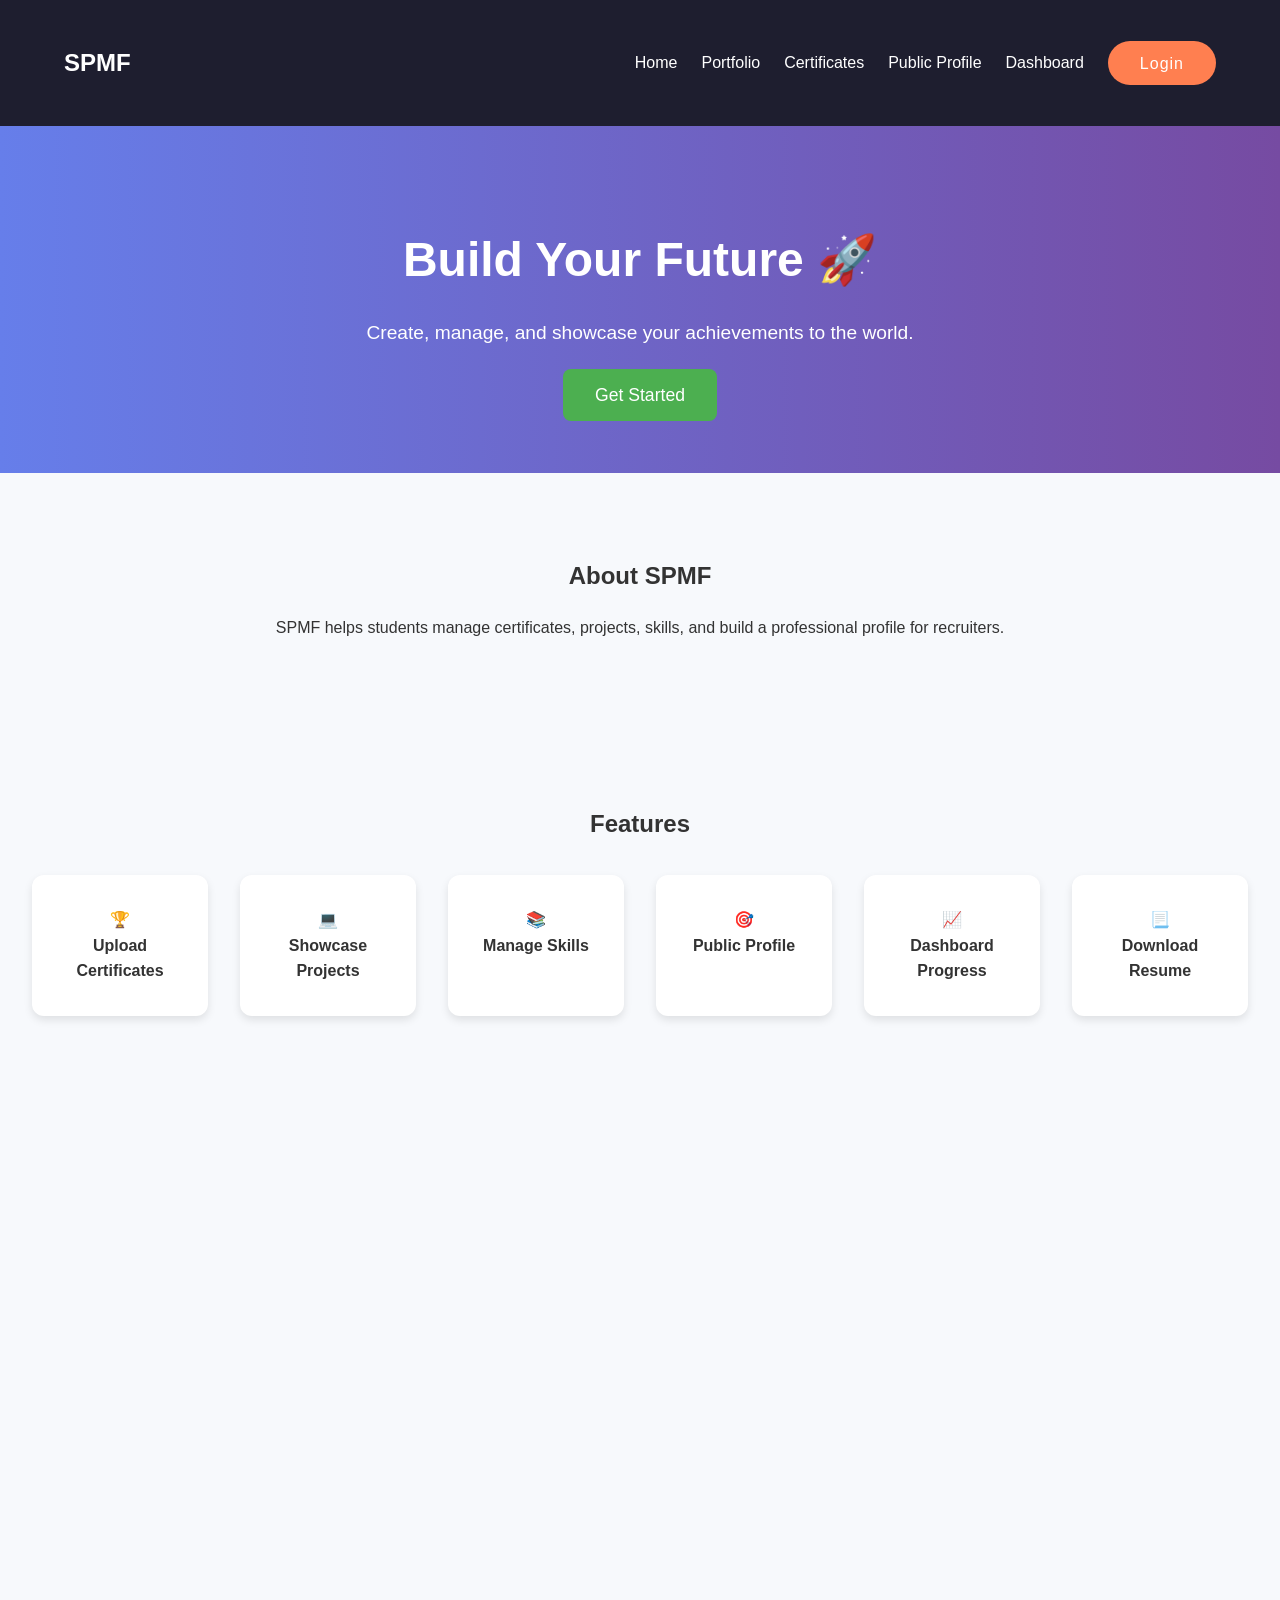
<file: index.html>
<!DOCTYPE html>
<html lang="en">
<head>
  <meta charset="UTF-8" />
  <meta name="viewport" content="width=device-width, initial-scale=1.0"/>
  <title>Home | SPMF</title>
  <link rel="stylesheet" href="styles.css" />

  <!-- AOS Library CSS for scroll animations -->
  <link href="https://unpkg.com/aos@2.3.1/dist/aos.css" rel="stylesheet">

  <style>
    body {
      font-family: 'Poppins', sans-serif;
      margin: 0;
      background: #f7f9fc;
      color: #333;
    }
    header {
      background: linear-gradient(to right, #667eea, #764ba2);
      color: white;
      text-align: center;
      padding: 4rem 2rem;
    }
    header h1 {
      font-size: 3rem;
      margin-bottom: 1rem;
    }
    header p {
      font-size: 1.2rem;
      margin-bottom: 2rem;
    }
    .btn-primary {
      background: #4caf50;
      color: white;
      padding: 1rem 2rem;
      border: none;
      border-radius: 8px;
      font-size: 1.1rem;
      text-decoration: none;
    }
    .section {
      padding: 4rem 2rem;
      text-align: center;
    }
    .features {
      display: grid;
      grid-template-columns: repeat(auto-fit, minmax(150px, 1fr));
      gap: 2rem;
      margin-top: 2rem;
    }
    .feature {
      background: white;
      padding: 2rem;
      border-radius: 12px;
      box-shadow: 0 4px 8px rgba(0,0,0,0.1);
    }
    .steps {
      display: flex;
      flex-direction: column;
      gap: 1rem;
      margin-top: 2rem;
    }
    .counters {
      display: flex;
      justify-content: center;
      gap: 3rem;
      margin-top: 2rem;
    }
    .counter-box {
      text-align: center;
      background: white;
      padding: 2rem;
      border-radius: 12px;
      box-shadow: 0 4px 8px rgba(0,0,0,0.1);
    }
    .counter {
      font-size: 2rem;
      color: #4caf50;
    }
    .testimonials {
      background: #f1f1f1;
      padding: 4rem 2rem;
      text-align: center;
    }
    .testimonial-slider {
      max-width: 600px;
      margin: auto;
      overflow: hidden;
      position: relative;
    }
    .testimonial {
      display: none;
      font-size: 1.1rem;
      color: #555;
    }
    .testimonial.active {
      display: block;
      animation: fade 1s ease-in-out;
    }
    @keyframes fade {
      from { opacity: 0; }
      to { opacity: 1; }
    }
    .cta {
      background: #4caf50;
      color: white;
      padding: 4rem 2rem;
      text-align: center;
    }
    .cta h2 {
      font-size: 2rem;
      margin-bottom: 1rem;
    }
    footer {
      background: #333;
      color: #ccc;
      text-align: center;
      padding: 2rem 1rem;
      font-size: 0.9rem;
    }
    a {
      color: inherit;
      text-decoration: none;
    }
  </style>
</head>

<body>

<!-- Navbar -->
<nav class="navbar">
  <div class="container">
    <h1>SPMF</h1>
    <ul class="nav-links">
      <li><a href="index.html">Home</a></li>
      <li><a href="portfolio.html">Portfolio</a></li>
      <li><a href="certificate.html">Certificates</a></li>
      <li><a href="public_profile.html">Public Profile</a></li>
      <li><a href="student_dashboard.html">Dashboard</a></li>
      <li><a href="login.html" class="btn">Login</a></li>
    </ul>
  </div>
</nav>

<!-- Hero Section -->
<header data-aos="fade-down">
  <h1>Build Your Future 🚀</h1>
  <p>Create, manage, and showcase your achievements to the world.</p>
  <a href="register.html" class="btn-primary">Get Started</a>
</header>

<!-- About Section -->
<section class="section" data-aos="fade-up">
  <h2>About SPMF</h2>
  <p>SPMF helps students manage certificates, projects, skills, and build a professional profile for recruiters.</p>
</section>

<!-- Features Section -->
<section class="section" data-aos="fade-right">
  <h2>Features</h2>
  <div class="features">
    <div class="feature">🏆<br><strong>Upload Certificates</strong></div>
    <div class="feature">💻<br><strong>Showcase Projects</strong></div>
    <div class="feature">📚<br><strong>Manage Skills</strong></div>
    <div class="feature">🎯<br><strong>Public Profile</strong></div>
    <div class="feature">📈<br><strong>Dashboard Progress</strong></div>
    <div class="feature">📃<br><strong>Download Resume</strong></div>
  </div>
</section>

<!-- How It Works Section -->
<section class="section" data-aos="fade-left">
  <h2>How It Works</h2>
  <div class="steps">
    <p>1️⃣ Register Your Account</p>
    <p>2️⃣ Upload Your Certificates & Projects</p>
    <p>3️⃣ Share Your Public Profile</p>
  </div>
</section>

<!-- Counters Section -->
<section class="section" data-aos="fade-up">
  <h2>Our Achievements</h2>
  <div class="counters">
    <div class="counter-box">
      <div class="counter" data-target="500">0</div>
      <p>Portfolios Created</p>
    </div>
    <div class="counter-box">
      <div class="counter" data-target="1200">0</div>
      <p>Certificates Uploaded</p>
    </div>
    <div class="counter-box">
      <div class="counter" data-target="700">0</div>
      <p>Projects Showcased</p>
    </div>
  </div>
</section>

<!-- Testimonial Slider -->
<section class="testimonials" data-aos="fade-up">
  <h2>What Students Say</h2>
  <div class="testimonial-slider">
    <div class="testimonial active">"SPMF helped me organize my certificates and land a great internship!" ⭐⭐⭐⭐⭐</div>
    <div class="testimonial">"With SPMF, my skills and projects are neatly presented for recruiters!" ⭐⭐⭐⭐⭐</div>
    <div class="testimonial">"The dashboard is amazing! It keeps me motivated seeing my progress." ⭐⭐⭐⭐⭐</div>
  </div>
</section>

<!-- Call to Action -->
<section class="cta" data-aos="fade-up">
  <h2>Ready to Build Your Dream Career?</h2>
  <a href="register.html" class="btn-primary">Create Your Portfolio</a>
</section>



<!-- JS Libraries -->
<script src="https://unpkg.com/aos@2.3.1/dist/aos.js"></script>

<script>
  // Initialize AOS
  AOS.init();

  // Live Counter
  const counters = document.querySelectorAll('.counter');
  counters.forEach(counter => {
    counter.innerText = '0';

    const updateCounter = () => {
      const target = +counter.getAttribute('data-target');
      const current = +counter.innerText;
      const increment = target / 200; // speed

      if (current < target) {
        counter.innerText = `${Math.ceil(current + increment)}`;
        setTimeout(updateCounter, 10);
      } else {
        counter.innerText = target;
      }
    };

    window.addEventListener('scroll', () => {
      const top = counter.getBoundingClientRect().top;
      if (top < window.innerHeight) {
        updateCounter();
      }
    }, { once: true });
  });

  // Testimonial Slider
  const testimonials = document.querySelectorAll('.testimonial');
  let idx = 0;

  function showNextTestimonial() {
    testimonials.forEach(t => t.classList.remove('active'));
    testimonials[idx].classList.add('active');
    idx = (idx + 1) % testimonials.length;
  }

  setInterval(showNextTestimonial, 4000);
</script>

</body>
</html>
</file>
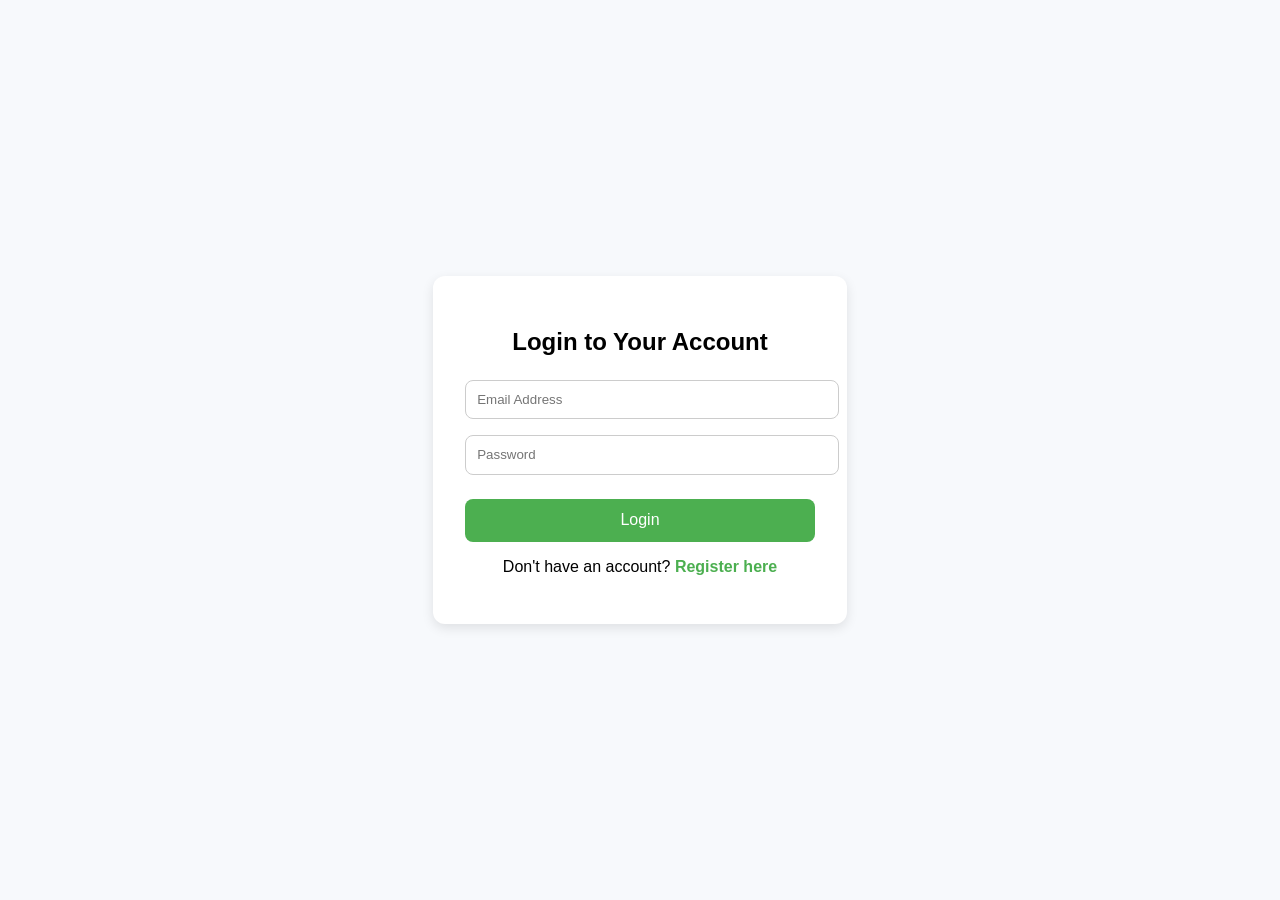
<file: certificate.html>
<!DOCTYPE html>
<html lang="en">
<head>
  <meta charset="UTF-8" />
  <meta name="viewport" content="width=device-width, initial-scale=1.0"/>
  <title>Certificates | SPMF</title>
  <link rel="stylesheet" href="styles.css" />
  <style>
    /* Page-specific styles */
    .certificates-page {
      padding: 4rem 2rem;
      text-align: center;
    }

    .cert-upload-form {
      margin: 2rem auto;
      max-width: 500px;
      background: #fff;
      padding: 2rem;
      border-radius: 12px;
      box-shadow: 0 4px 8px rgba(0,0,0,0.1);
      display: flex;
      flex-direction: column;
      gap: 1rem;
    }

    .cert-list {
      display: grid;
      grid-template-columns: repeat(auto-fit, minmax(250px, 1fr));
      gap: 2rem;
      margin-top: 3rem;
    }

    .cert-card {
      background: #fff;
      padding: 1.5rem;
      border-radius: 12px;
      box-shadow: 0 4px 8px rgba(0,0,0,0.1);
      display: flex;
      flex-direction: column;
      align-items: center;
    }

    .cert-card img {
      max-width: 100%;
      border-radius: 8px;
      margin-bottom: 1rem;
    }

    .cert-card h4 {
      margin: 0.5rem 0;
    }

    .cert-card p {
      font-size: 0.9rem;
      color: #666;
    }

    .cert-card button {
      margin-top: 1rem;
      padding: 0.5rem 1.2rem;
      border: none;
      background: #4caf50;
      color: white;
      border-radius: 8px;
      cursor: pointer;
    }

    .cert-card button:hover {
      background: #388e3c;
    }
  </style>
</head>
<body>

  <!-- Navbar -->
  <nav class="navbar">
    <div class="container">
      <h1>SPMF</h1>
      <ul class="nav-links">
        <li><a href="index.html">Home</a></li>
        <li><a href="portfolio.html">Portfolio</a></li>
        <li><a href="student_dashboard.html">Dashboard</a></li>
        <li><a href="public_profile.html">Public Profile</a></li>
        <li><a href="#" onclick="logoutUser()" class="btn">Logout</a></li>
      </ul>
    </div>
  </nav>

  <!-- Main Certificates Page -->
  <section class="certificates-page">
    <h2>Certificates & Achievements</h2>
    <p>Showcase your hard-earned certificates here!</p>

    <form id="certForm" class="cert-upload-form">
      <input type="text" id="certTitle" placeholder="Certificate Title" required />
      <input type="text" id="certIssuer" placeholder="Issuing Organization" required />
      <input type="date" id="certDate" required />
      <input type="file" id="certFile" accept="image/*,application/pdf" required />
      <button type="submit" class="btn">Upload Certificate</button>
    </form>

    <div class="cert-list" id="certList"></div>
  </section>

  <script>
    function loadCertificates() {
      const user = JSON.parse(localStorage.getItem('user'));
      if (!user) {
        window.location.href = 'login.html';
        return;
      }
    
      const certList = document.getElementById('certList');
      const certificates = JSON.parse(localStorage.getItem('certificates_' + user.email)) || [];
    
      certList.innerHTML = '';
      certificates.forEach(cert => {
        certList.innerHTML += `
          <div class="feature">
            <a href="${cert.link || '#'}" target="_blank">${cert.title}</a>
          </div>`;
      });
    }
    
    function openCertModal() {
      document.getElementById('certModal').style.display = 'flex';
    }
    
    function closeCertModal() {
      document.getElementById('certModal').style.display = 'none';
    }
    
    document.getElementById('certForm').addEventListener('submit', function(e) {
      e.preventDefault();
      const user = JSON.parse(localStorage.getItem('user'));
      if (!user) {
        alert('User not logged in!');
        return;
      }
    
      const title = document.getElementById('certTitle').value;
      const link = document.getElementById('certLink').value;
    
      const certificatesKey = 'certificates_' + user.email;
      const certificates = JSON.parse(localStorage.getItem(certificatesKey)) || [];
    
      certificates.push({ title, link });
    
      localStorage.setItem(certificatesKey, JSON.stringify(certificates));
    
      this.reset();
      closeCertModal();
      loadCertificates();
    });
    
    window.onload = loadCertificates;
    </script>
    
</body>
</html>
</file>
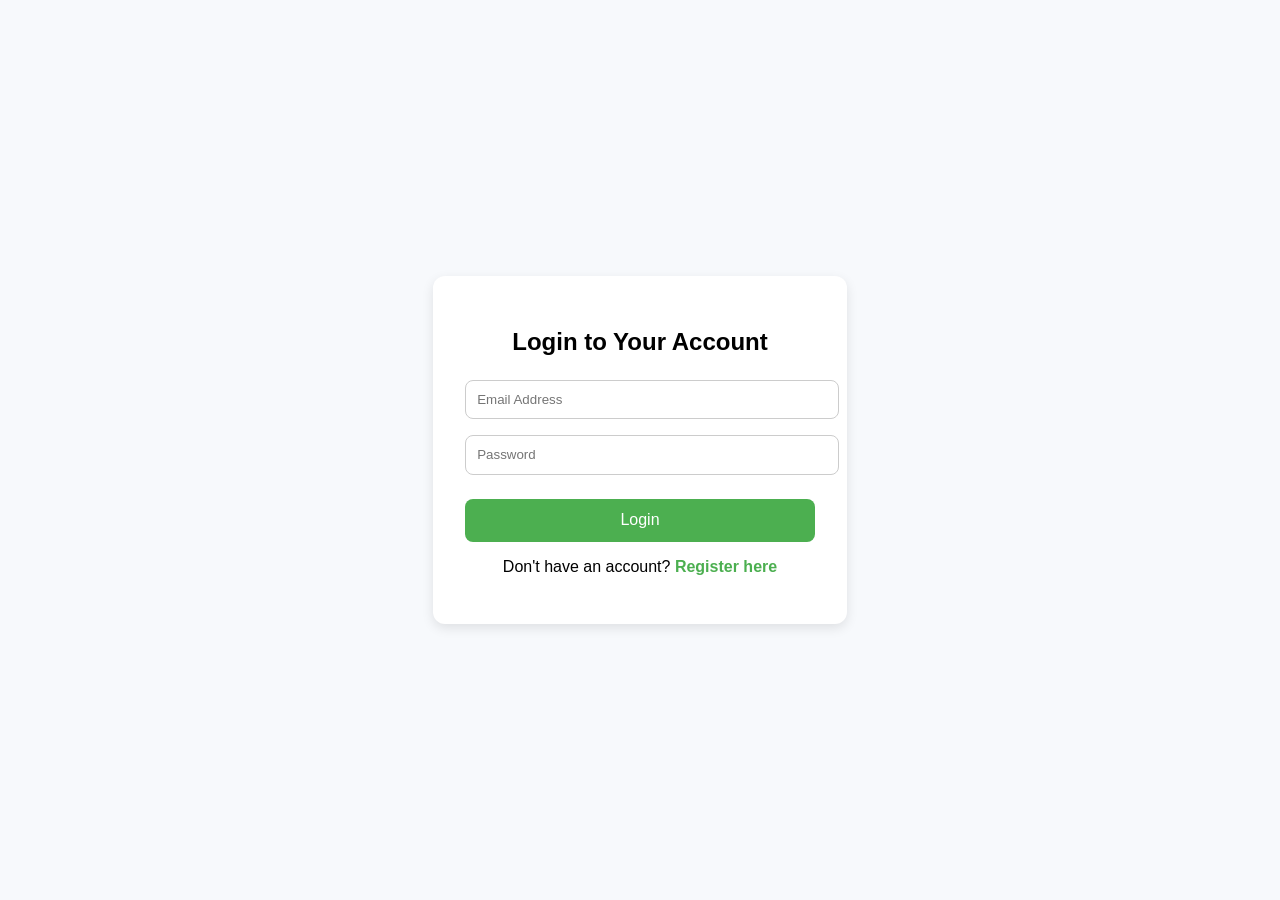
<file: login.html>
<!DOCTYPE html>
<html lang="en">
<head>
  <meta charset="UTF-8" />
  <meta name="viewport" content="width=device-width, initial-scale=1.0">
  <title>Login | SPMF</title>

  <style>
    body {
      font-family: 'Poppins', sans-serif;
      background: #f7f9fc;
      display: flex;
      justify-content: center;
      align-items: center;
      height: 100vh;
      margin: 0;
    }
    .form-container {
      background: white;
      padding: 2rem;
      border-radius: 12px;
      box-shadow: 0 4px 12px rgba(0,0,0,0.1);
      width: 350px;
    }
    .form-container h2 {
      text-align: center;
      margin-bottom: 1rem;
    }
    input {
      width: 100%;
      margin: 0.5rem 0;
      padding: 0.7rem;
      border: 1px solid #ccc;
      border-radius: 8px;
    }
    button {
      width: 100%;
      background: #4caf50;
      color: white;
      padding: 0.8rem;
      border: none;
      border-radius: 8px;
      margin-top: 1rem;
      font-size: 1rem;
      cursor: pointer;
    }
    .error {
      color: red;
      font-size: 0.9rem;
      margin-top: 0.5rem;
      text-align: center;
      display: none;
    }
    p {
      text-align: center;
      margin-top: 1rem;
    }
    a {
      color: #4caf50;
      text-decoration: none;
      font-weight: bold;
    }
  </style>
</head>

<body>

<div class="form-container">
  <h2>Login to Your Account</h2>
  <form id="loginForm">
    <input type="email" id="email" placeholder="Email Address" required>
    <input type="password" id="password" placeholder="Password" required>

    <button type="submit">Login</button>
    <div class="error" id="errorMessage"></div>
  </form>

  <p>Don't have an account? <a href="register.html">Register here</a></p>
</div>

<script>
const form = document.getElementById('loginForm');
const errorMessage = document.getElementById('errorMessage');

form.addEventListener('submit', function(e) {
  e.preventDefault();

  const email = document.getElementById('email').value.trim();
  const password = document.getElementById('password').value;

  const users = JSON.parse(localStorage.getItem('users')) || [];

  const user = users.find(user => user.email === email && user.password === password);

  if (user) {
    localStorage.setItem('user', JSON.stringify(user));
    alert('Login successful!');
    window.location.href = 'student_dashboard.html';
  } else {
    errorMessage.textContent = "Invalid Email or Password!";
    errorMessage.style.display = 'block';
  }
});
</script>

</body>
</html>
</file>
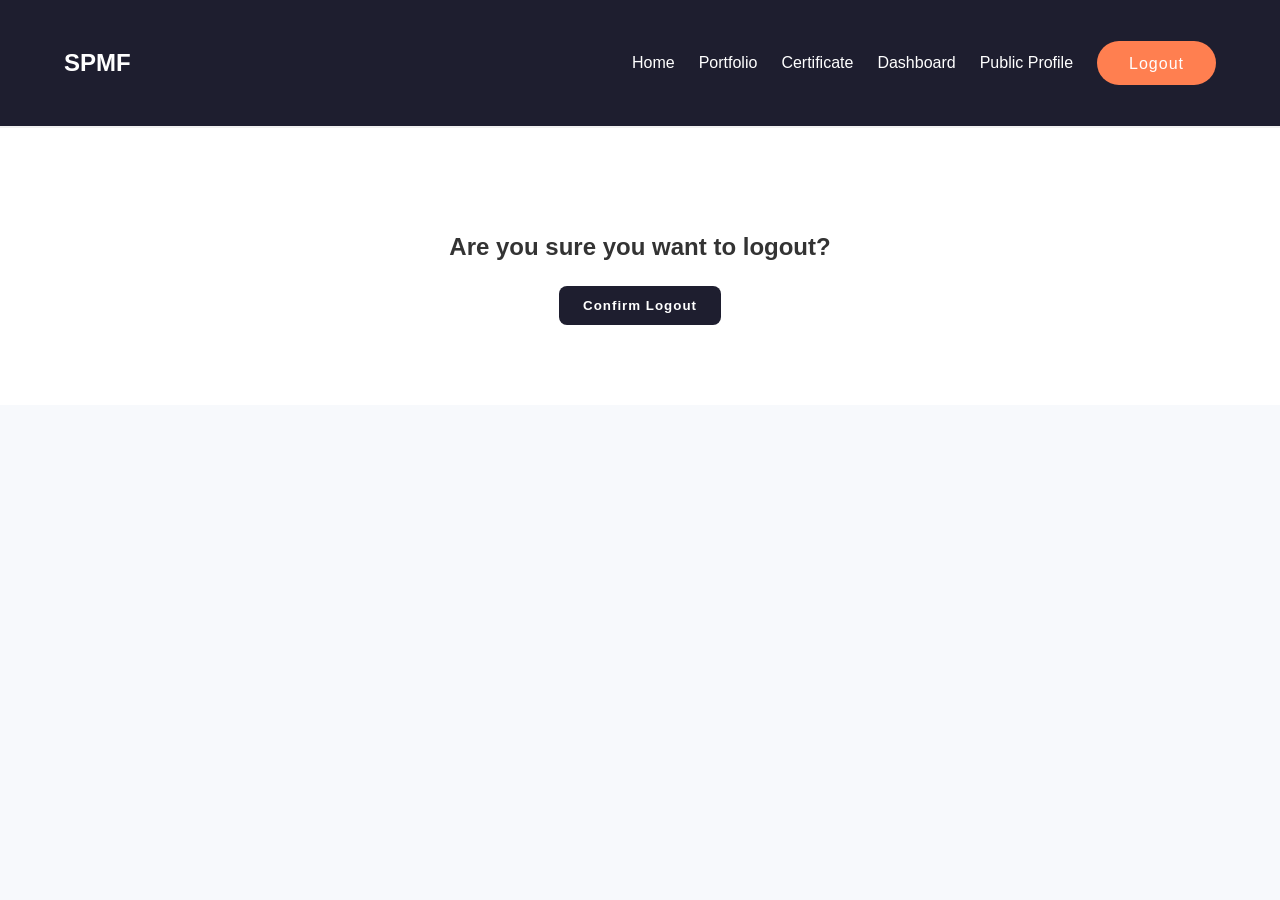
<file: logout.html>
<!DOCTYPE html>
<html lang="en">
<head>
  <meta charset="UTF-8" />
  <meta name="viewport" content="width=device-width, initial-scale=1.0"/>
  <title>Logout | SPMF</title>
  <link rel="stylesheet" href="styles.css" />
</head>
<body>
  <nav class="navbar">
    <div class="container">
      <h1>SPMF</h1>
      <ul class="nav-links">
        <li><a href="index.html">Home</a></li>
        <li><a href="portfolio.html">Portfolio</a></li>
        <li><a href="certificate.html">Certificate</a></li>
        <li><a href="student_dashboard.html">Dashboard</a></li>
        <li><a href="public_profile.html">Public Profile</a></li>
        <li><a href="#" class="btn" onclick="logoutUser()">Logout</a></li>
      </ul>
    </div>
  </nav>

  <section class="form-section">
    <div class="container form-container">
      <h2>Are you sure you want to logout?</h2>
      <button class="btn" onclick="logoutUser()">Confirm Logout</button>
    </div>
  </section>

  <script>
    function logoutUser() {
      const confirmLogout = confirm("Do you really want to logout?");
      if (confirmLogout) {
        // Clear only login credentials
        localStorage.removeItem('userEmail');
        localStorage.removeItem('userPassword');

        // Optional: Clear everything
        // localStorage.clear();

        alert("Logout successful!");
        window.location.href = "login.html";
      }
    }
  </script>
</body>
</html>
</file>
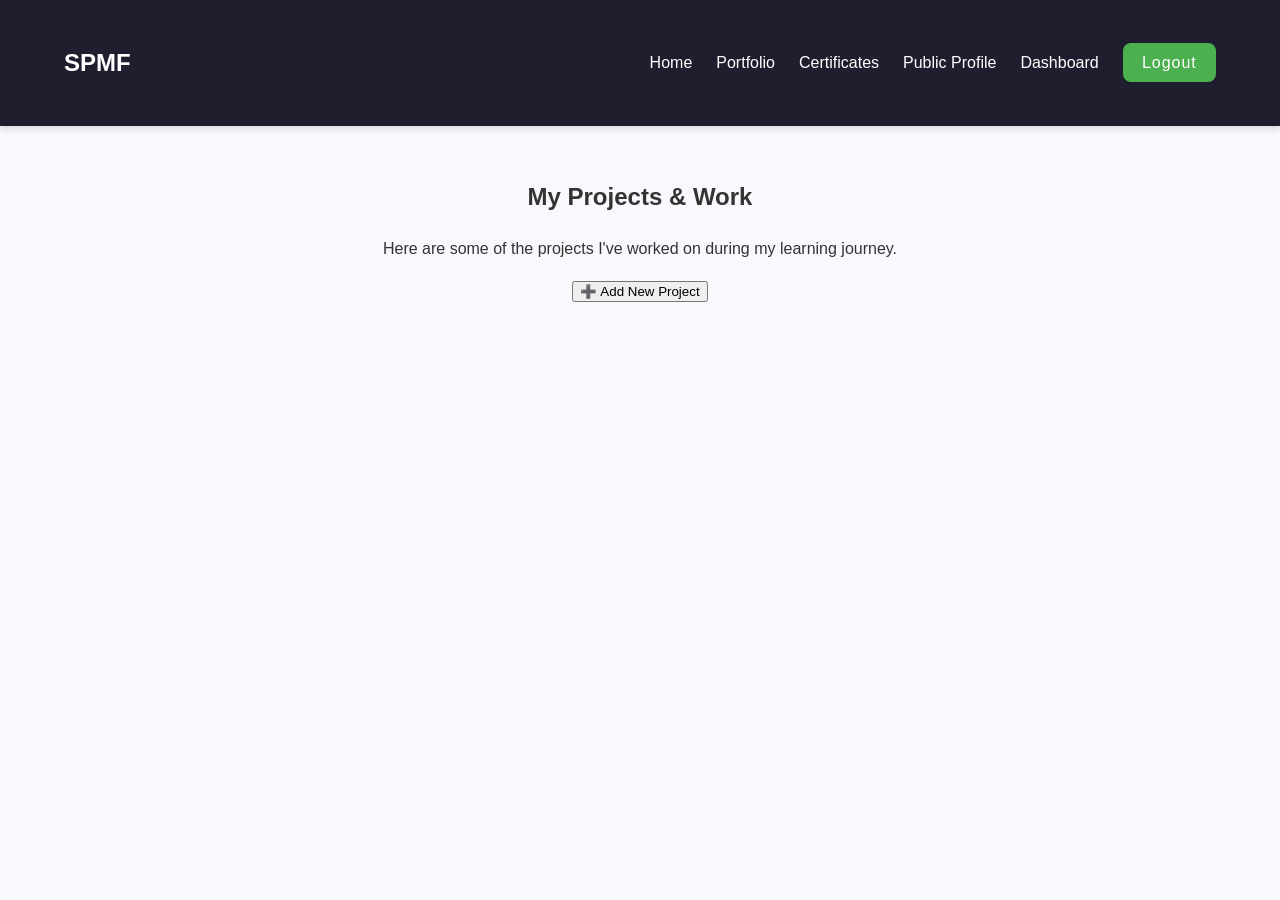
<file: portfolio.html>
<!DOCTYPE html>
<html lang="en">
<head>
  <meta charset="UTF-8" />
  <meta name="viewport" content="width=device-width, initial-scale=1.0"/>
  <title>Portfolio | SPMF</title>
  <link rel="stylesheet" href="styles.css" />
  <style>
    .portfolio-container {
      padding: 2rem;
      text-align: center;
    }
    .add-project-btn {
      background: #667eea;
      color: white;
      padding: 0.8rem 1.5rem;
      border: none;
      border-radius: 8px;
      margin-bottom: 2rem;
      cursor: pointer;
    }
    .add-project-btn:hover {
      background: #556cd6;
    }
    .project-grid {
      display: grid;
      grid-template-columns: repeat(auto-fit, minmax(250px, 1fr));
      gap: 1.5rem;
    }
    .project-card {
      background: #fff;
      padding: 1.5rem;
      border-radius: 12px;
      box-shadow: 0 4px 8px rgba(0,0,0,0.1);
      transition: transform 0.2s;
      cursor: pointer;
    }
    .project-card:hover {
      transform: scale(1.02);
    }
    /* Modal */
    .modal {
      display: none;
      position: fixed;
      top: 0; left: 0;
      width: 100%; height: 100%;
      background: rgba(0,0,0,0.6);
      justify-content: center;
      align-items: center;
      z-index: 1000;
    }
    .modal-content {
      background: white;
      padding: 2rem;
      border-radius: 12px;
      max-width: 500px;
      width: 90%;
      position: relative;
    }
    .close-btn {
      position: absolute;
      top: 10px;
      right: 15px;
      font-size: 1.5rem;
      cursor: pointer;
      color: #555;
    }
    input, textarea {
      width: 100%;
      margin-bottom: 1rem;
      padding: 0.8rem;
      border-radius: 8px;
      border: 1px solid #ccc;
    }
    .btn {
      background: #4caf50;
      color: white;
      padding: 0.7rem 1.2rem;
      border: none;
      border-radius: 8px;
      cursor: pointer;
    }
    .btn:hover {
      background: #388e3c;
    }
    
  </style>
</head>

<body>

<!-- Navbar -->
<nav class="navbar">
  <div class="container">
    <h1>SPMF</h1>
    <ul class="nav-links">
      <li><a href="index.html">Home</a></li>
      <li><a href="portfolio.html">Portfolio</a></li>
      <li><a href="certificate.html">Certificates</a></li>
      <li><a href="public_profile.html">Public Profile</a></li>
      <li><a href="student_dashboard.html">Dashboard</a></li>
      <li><a href="#" onclick="logoutUser()" class="btn">Logout</a></li>
    </ul>
  </div>
</nav>

<!-- Portfolio Section -->
<section class="portfolio-container">
  <h2>My Projects & Work</h2>
  <p>Here are some of the projects I've worked on during my learning journey.</p>

  <!-- Add Project Button -->
<button class="btn-primary" onclick="openProjectModal()">➕ Add New Project</button>

<!-- Modal to Add Project -->
<div id="projectModal" class="modal">
  <div class="modal-content">
    <span class="close-btn" onclick="closeProjectModal()">&times;</span>
    <h3>Add New Project</h3>
    <form id="projectForm">
      <input type="text" id="projectTitle" placeholder="Project Title" required>
<input type="text" id="projectDesc" placeholder="Project Description" required>
<input type="text" id="projectTech" placeholder="Technologies Used (comma separated)" required>
<input type="text" id="projectDuration" placeholder="Duration (e.g., 2 months)" required>
<input type="url" id="projectLink" placeholder="Project URL (optional)">
<input type="file" id="projectPDF" accept="application/pdf">
<button type="submit" class="btn-primary">Save Project</button>

      <div id="projectList" class="project-grid"></div>
    </form>
  </div>
</div>

<script>
  function loadProjects() {
  const user = JSON.parse(localStorage.getItem('user'));
  if (!user) {
    window.location.href = 'login.html';
    return;
  }

  const projectList = document.getElementById('projectList');
  const projects = JSON.parse(localStorage.getItem('projects_' + user.email)) || [];

  projectList.innerHTML = '';
  projects.forEach(proj => {
    projectList.innerHTML += `
      <div class="feature">
        <h4>${proj.title}</h4>
        <p>${proj.desc}</p>
        <p><b>Technologies:</b> ${proj.tech}</p>
        <p><b>Duration:</b> ${proj.duration}</p>
        ${proj.link ? `<p><a href="${proj.link}" target="_blank">🌐 View Project</a></p>` : ''}
        ${proj.pdfUrl ? `<a href="${proj.pdfUrl}" target="_blank" class="btn-primary" style="margin-top:10px;">📄 View PDF</a>` : ''}
      </div>`;
  });
}

  
  function openProjectModal() {
    document.getElementById('projectModal').style.display = 'flex';
  }
  
  function closeProjectModal() {
    document.getElementById('projectModal').style.display = 'none';
  }
  
  document.getElementById('projectForm').addEventListener('submit', function(e) {
  e.preventDefault();
  const user = JSON.parse(localStorage.getItem('user'));
  if (!user) {
    alert('User not logged in!');
    return;
  }

  const title = document.getElementById('projectTitle').value;
  const desc = document.getElementById('projectDesc').value;
  const tech = document.getElementById('projectTech').value;
  const duration = document.getElementById('projectDuration').value;
  const link = document.getElementById('projectLink').value;
  const fileInput = document.getElementById('projectPDF');
  const file = fileInput.files[0];

  if (file) {
    if (file.type !== 'application/pdf') {
      alert('Please upload only PDF files!');
      return;
    }
    const reader = new FileReader();
    reader.onload = function(e) {
      const pdfUrl = e.target.result;
      saveProject(user.email, title, desc, tech, duration, link, pdfUrl);
    }
    reader.readAsDataURL(file);
  } else {
    saveProject(user.email, title, desc, tech, duration, link, '');
  }
});

function saveProject(email, title, desc, tech, duration, link, pdfUrl) {
  const projectsKey = 'projects_' + email;
  const projects = JSON.parse(localStorage.getItem(projectsKey)) || [];

  projects.push({ title, desc, tech, duration, link, pdfUrl });

  localStorage.setItem(projectsKey, JSON.stringify(projects));

  document.getElementById('projectForm').reset();
  closeProjectModal();
  loadProjects();
}

  </script>
  
  
  

</body>
</html>
</file>
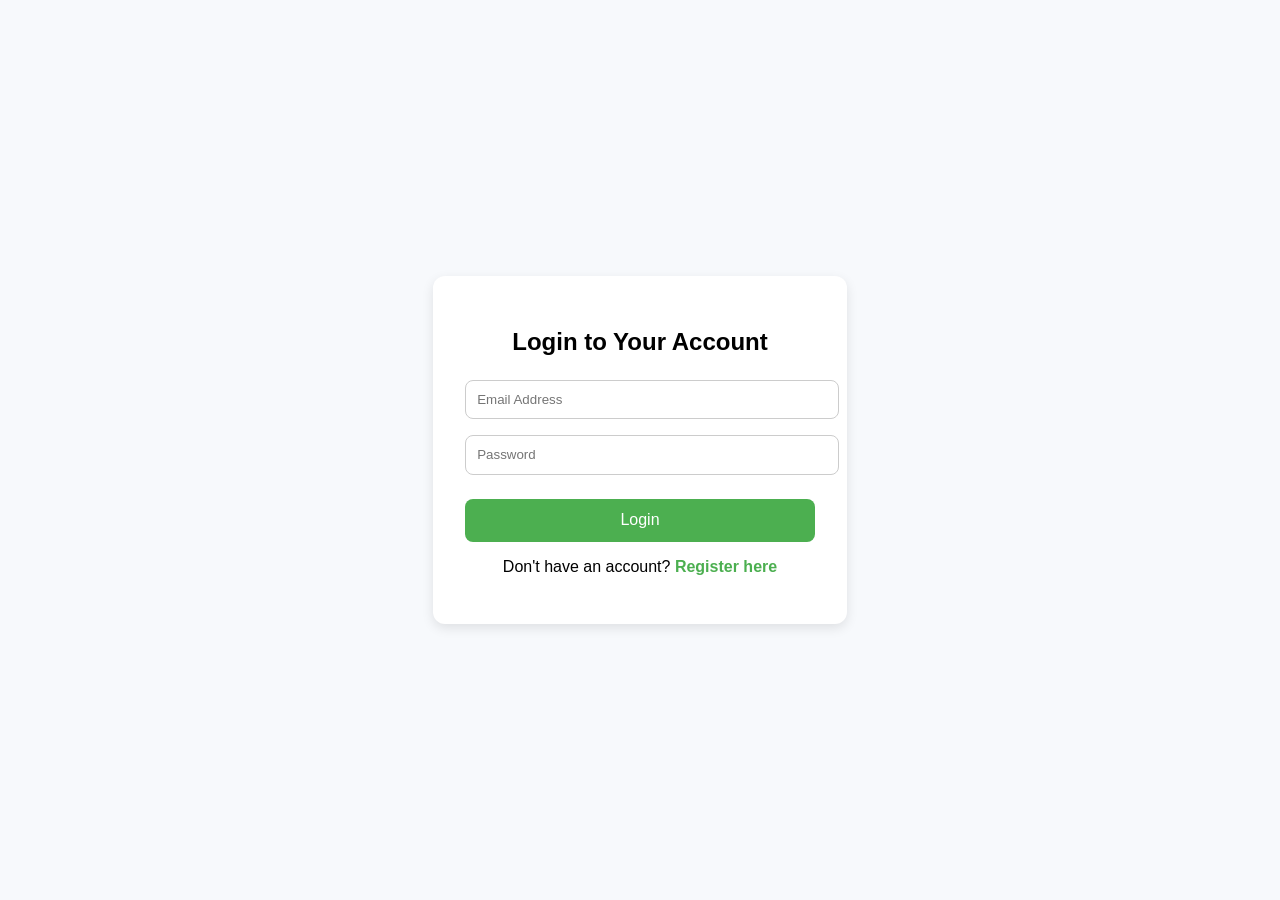
<file: public_profile.html>
<!DOCTYPE html>
<html lang="en">
<head>
  <meta charset="UTF-8">
  <meta name="viewport" content="width=device-width, initial-scale=1.0">
  <title>Public Profile | SPMF</title>
  <link rel="stylesheet" href="styles.css" />
  <style>
    body {
      font-family: 'Poppins', sans-serif;
      background: #f7f9fc;
      margin: 0;
    }
    .profile-header {
      background: linear-gradient(to right, #667eea, #764ba2);
      color: white;
      text-align: center;
      padding: 2rem;
      border-radius: 0 0 20px 20px;
      position: relative;
    }
    .profile-header img {
      width: 120px;
      height: 120px;
      border-radius: 50%;
      border: 3px solid white;
      object-fit: cover;
    }
    .edit-btn {
      background: #ff7f50;
      color: white;
      border: none;
      padding: 0.5rem 1rem;
      border-radius: 8px;
      margin: 0.5rem;
      cursor: pointer;
      font-size: 0.9rem;
    }
    .profile-section {
      background: white;
      margin: 2rem;
      padding: 2rem;
      border-radius: 12px;
      box-shadow: 0 4px 8px rgba(0,0,0,0.1);
      position: relative;
    }
    .tags, .certificates, .projects {
      margin-top: 1rem;
      display: flex;
      flex-wrap: wrap;
      gap: 0.5rem;
    }
    .tag {
      background: #e0e0e0;
      padding: 0.5rem 1rem;
      border-radius: 20px;
      color: white;
      font-weight: bold;
    }
    .blue { background: #2196f3; }
    .green { background: #4caf50; }
    .orange { background: #ff9800; }
    .purple { background: #9c27b0; }
    /* Modal Styles */
    .modal {
      display: none;
      position: fixed;
      top: 0; left: 0;
      width: 100%; height: 100%;
      background: rgba(0,0,0,0.6);
      justify-content: center;
      align-items: center;
      z-index: 1000;
    }
    .modal-content {
      background: white;
      padding: 2rem;
      border-radius: 12px;
      width: 90%;
      max-width: 500px;
      position: relative;
    }
    .close-btn {
      position: absolute;
      top: 10px;
      right: 15px;
      font-size: 1.5rem;
      cursor: pointer;
    }
    input, textarea {
      width: 100%;
      margin-bottom: 1rem;
      padding: 0.8rem;
      border-radius: 8px;
      border: 1px solid #ccc;
    }
    .save-btn {
      background: #4caf50;
      color: white;
      padding: 0.8rem 1.5rem;
      border: none;
      border-radius: 8px;
      font-size: 1rem;
      cursor: pointer;
    }
  </style>
</head>

<body>

<!-- Navbar -->
<nav class="navbar">
  <div class="container">
    <h1>SPMF</h1>
    <ul class="nav-links">
      <li><a href="index.html">Home</a></li>
      <li><a href="portfolio.html">Portfolio</a></li>
      <li><a href="certificate.html">Certificates</a></li>
      <li><a href="student_dashboard.html">Dashboard</a></li>
      <li><a href="#" onclick="logoutUser()" class="btn">Logout</a></li>
    </ul>
  </div>
</nav>

<!-- Profile Header -->
<section class="profile-header">
  <input type="file" id="uploadPic" style="display:none" accept="image/*">
  <img src="https://via.placeholder.com/120" id="profilePic" alt="Profile Picture">
  <br>
  <button class="edit-btn" onclick="document.getElementById('uploadPic').click()">Change Picture</button>
  <h2 id="profileName">Student Name</h2>
  <p id="profileBranch">Branch | College</p>
  <p id="profileEmail">email@example.com</p>
  <button class="edit-btn" onclick="openEdit('profile')">Edit Info</button>
</section>

<!-- About Me -->
<section class="profile-section">
  <h3>About Me</h3>
  <p id="aboutMe">Write about yourself...</p>
  <button class="edit-btn" onclick="openEdit('about')">Edit About</button>
</section>

<!-- Skills -->
<section class="profile-section">
  <h3>Skills</h3>
  <div class="tags" id="skillsList"></div>
  <button class="edit-btn" onclick="openEdit('skills')">Edit Skills</button>
</section>

<!-- Certificates -->
<section class="profile-section">
  <h3>Certificates</h3>
  <div class="certificates" id="certList"></div>
  <button class="edit-btn" onclick="openEdit('certificates')">Edit Certificates</button>
</section>

<!-- Projects -->
<section class="profile-section">
  <h3>Projects</h3>
  <div class="projects" id="projectsList"></div>
  <button class="edit-btn" onclick="openEdit('projects')">Edit Projects</button>
</section>

<!-- Modal -->
<div id="editModal" class="modal">
  <div class="modal-content">
    <span class="close-btn" onclick="closeModal()">&times;</span>
    <h3 id="modalTitle"></h3>
    <form id="editForm"></form>
  </div>
</div>

<!-- JavaScript -->
<script>
  function loadProfile() {
    const user = JSON.parse(localStorage.getItem('user'));
    if (!user) {
      window.location.href = 'login.html';
      return;
    }
  
    document.getElementById('profileName').textContent = user.name || 'Student Name';
    document.getElementById('profileBranch').textContent = (user.branch || 'Branch') + ' | ' + (user.college || 'College');
    document.getElementById('profileEmail').textContent = user.email || 'email@example.com';
    document.getElementById('aboutMe').textContent = user.aboutMe || 'Write something about yourself.';
  
    const skills = JSON.parse(localStorage.getItem('skills_' + user.email)) || [];
    const certificates = JSON.parse(localStorage.getItem('certificates_' + user.email)) || [];
    const projects = JSON.parse(localStorage.getItem('projects_' + user.email)) || [];
  
    const skillsList = document.getElementById('skillsList');
    skillsList.innerHTML = '';
    skills.forEach(skill => {
      skillsList.innerHTML += `<span class="tag">${skill}</span>`;
    });
  
    const certList = document.getElementById('certList');
    certList.innerHTML = '';
    certificates.forEach(cert => {
      certList.innerHTML += `<span class="tag"><a href="${cert.link || '#'}" target="_blank">${cert.title}</a></span>`;
    });
  
    const projectsList = document.getElementById('projectsList');
    projectsList.innerHTML = '';
    projects.forEach(proj => {
      projectsList.innerHTML += `<span class="tag">${proj.title}</span>`;
    });
  
    if (user.profilePic) {
      document.getElementById('profilePic').src = user.profilePic;
    }
  }
  
  document.getElementById('uploadPic').addEventListener('change', function() {
    const file = this.files[0];
    if (file) {
      const reader = new FileReader();
      reader.onload = function(e) {
        const user = JSON.parse(localStorage.getItem('user'));
        user.profilePic = e.target.result;
        localStorage.setItem('user', JSON.stringify(user));
        document.getElementById('profilePic').src = e.target.result;
      }
      reader.readAsDataURL(file);
    }
  });
  
  window.onload = loadProfile;
  </script>
  

</body>
</html>
</file>
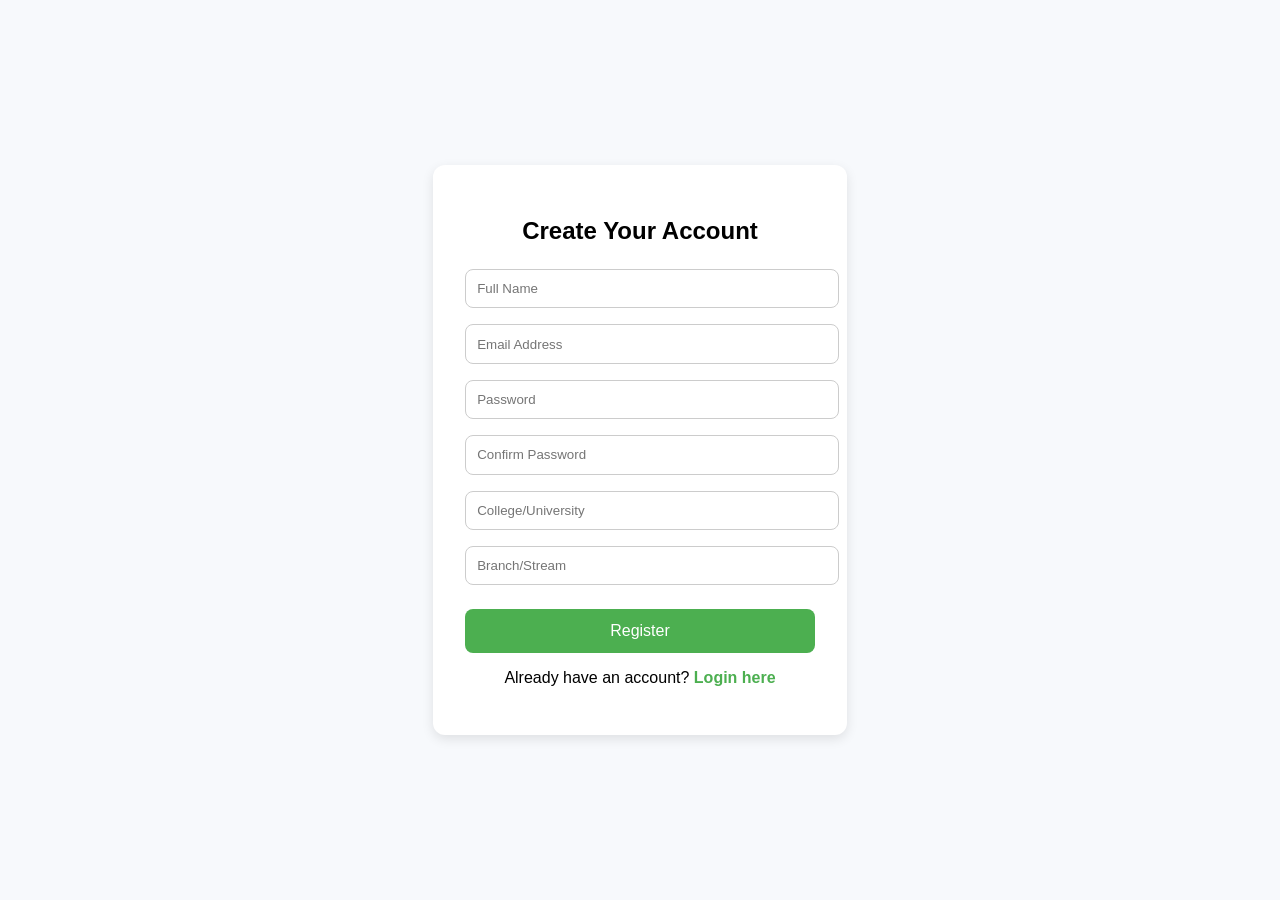
<file: register.html>
<!DOCTYPE html>
<html lang="en">
<head>
  <meta charset="UTF-8" />
  <meta name="viewport" content="width=device-width, initial-scale=1.0">
  <title>Register | SPMF</title>

  <style>
    body {
      font-family: 'Poppins', sans-serif;
      background: #f7f9fc;
      display: flex;
      justify-content: center;
      align-items: center;
      height: 100vh;
      margin: 0;
    }
    .form-container {
      background: white;
      padding: 2rem;
      border-radius: 12px;
      box-shadow: 0 4px 12px rgba(0,0,0,0.1);
      width: 350px;
    }
    .form-container h2 {
      text-align: center;
      margin-bottom: 1rem;
    }
    input {
      width: 100%;
      margin: 0.5rem 0;
      padding: 0.7rem;
      border: 1px solid #ccc;
      border-radius: 8px;
    }
    button {
      width: 100%;
      background: #4caf50;
      color: white;
      padding: 0.8rem;
      border: none;
      border-radius: 8px;
      margin-top: 1rem;
      font-size: 1rem;
      cursor: pointer;
    }
    .error {
      color: red;
      font-size: 0.9rem;
      margin-top: 0.5rem;
      text-align: center;
      display: none;
    }
    p {
      text-align: center;
      margin-top: 1rem;
    }
    a {
      color: #4caf50;
      text-decoration: none;
      font-weight: bold;
    }
  </style>
</head>

<body>

<div class="form-container">
  <h2>Create Your Account</h2>
  <form id="registerForm">
    <input type="text" id="fullName" placeholder="Full Name" required>
    <input type="email" id="email" placeholder="Email Address" required>
    <input type="password" id="password" placeholder="Password" required>
    <input type="password" id="confirmPassword" placeholder="Confirm Password" required>
    <input type="text" id="collegeName" placeholder="College/University" required>
    <input type="text" id="branch" placeholder="Branch/Stream" required>

    <button type="submit">Register</button>
    <div class="error" id="errorMessage"></div>
  </form>

  <p>Already have an account? <a href="login.html">Login here</a></p>
</div>

<script>
const form = document.getElementById('registerForm');
const errorMessage = document.getElementById('errorMessage');

form.addEventListener('submit', function(e) {
  e.preventDefault();

  const fullName = document.getElementById('fullName').value.trim();
  const email = document.getElementById('email').value.trim();
  const password = document.getElementById('password').value;
  const confirmPassword = document.getElementById('confirmPassword').value;
  const collegeName = document.getElementById('collegeName').value.trim();
  const branch = document.getElementById('branch').value.trim();

  if (password !== confirmPassword) {
    errorMessage.textContent = "Passwords do not match!";
    errorMessage.style.display = 'block';
    return;
  }

  const users = JSON.parse(localStorage.getItem('users')) || [];

  const existingUser = users.find(user => user.email === email);
  if (existingUser) {
    errorMessage.textContent = "Email already registered!";
    errorMessage.style.display = 'block';
    return;
  }

  const newUser = {
    name: fullName,
    email: email,
    password: password,
    college: collegeName,
    branch: branch,
    profilePic: '',
    aboutMe: '',
    skills: []
  };

  users.push(newUser);
  localStorage.setItem('users', JSON.stringify(users));

  alert('Registration successful! Please login.');
  window.location.href = 'login.html';
});
</script>

</body>
</html>
</file>
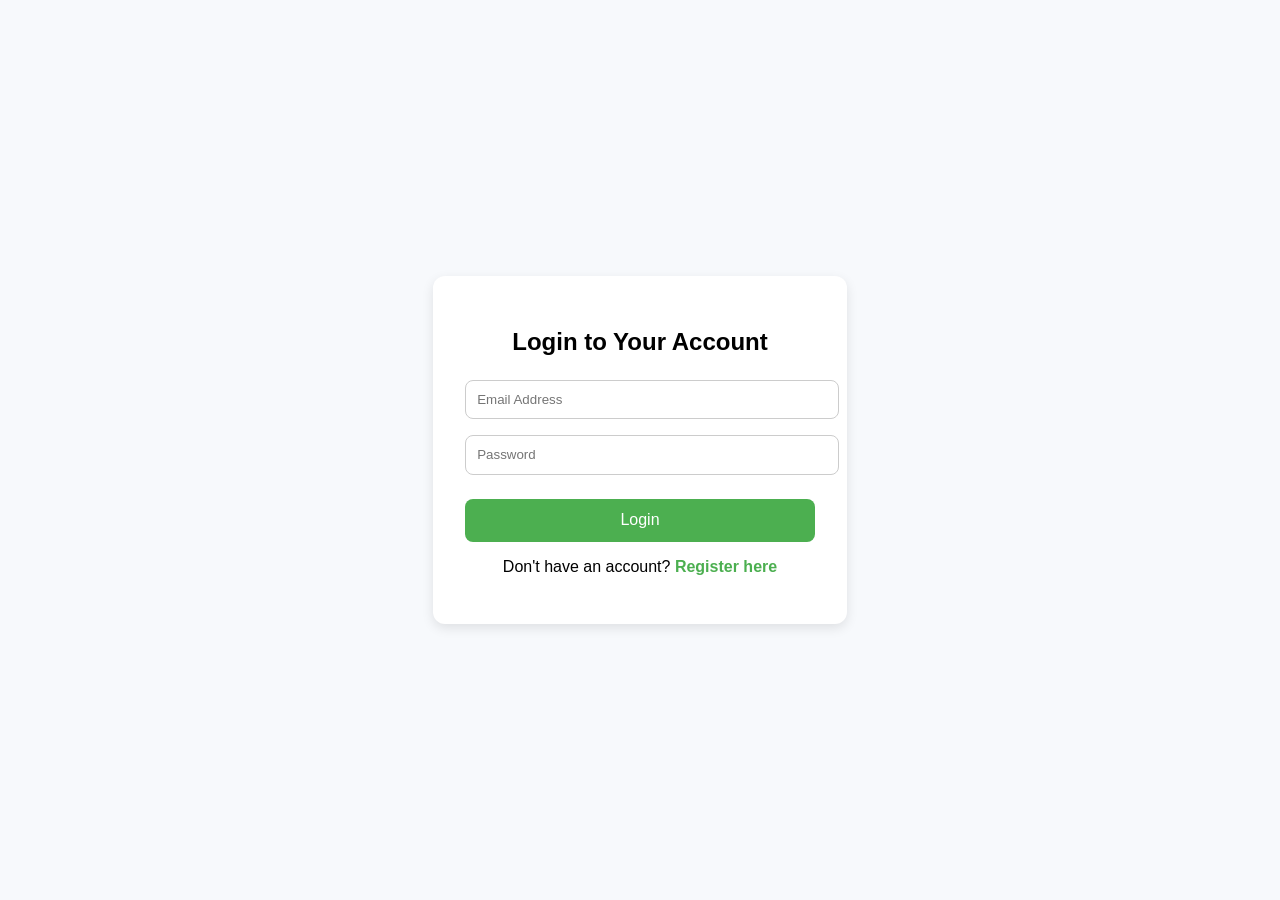
<file: student_dashboard.html>
<!DOCTYPE html>
<html lang="en">
<head>
  <meta charset="UTF-8">
  <meta name="viewport" content="width=device-width, initial-scale=1.0">
  <title>Dashboard | SPMF</title>
  <link rel="stylesheet" href="styles.css">
  <style>
    /* Extra Dashboard Styles */
    .dashboard-container {
      padding: 2rem;
      text-align: center;
    }
    .welcome {
      margin-bottom: 2rem;
    }
    .summary-cards {
      display: grid;
      grid-template-columns: repeat(auto-fit, minmax(180px, 1fr));
      gap: 1.5rem;
      margin-bottom: 3rem;
    }
    .card {
      background: #fff;
      padding: 1.5rem;
      border-radius: 12px;
      box-shadow: 0 4px 8px rgba(0,0,0,0.1);
    }
    .card h2 {
      font-size: 2rem;
      margin: 0.5rem 0;
    }
    .progress-section {
      margin-bottom: 3rem;
    }
    .progress-bar {
      width: 80%;
      background: #eee;
      height: 20px;
      border-radius: 20px;
      margin: 0.5rem auto;
      overflow: hidden;
    }
    .progress {
      height: 100%;
      background: #4caf50;
      text-align: center;
      color: white;
      font-size: 0.8rem;
      line-height: 20px;
    }
    .recent-activity {
      margin-bottom: 3rem;
    }
    .actions {
      margin-bottom: 3rem;
    }
    .actions button {
      background: #667eea;
      color: white;
      margin: 0.5rem;
      padding: 0.8rem 1.5rem;
      border: none;
      border-radius: 8px;
      cursor: pointer;
    }
    .actions button:hover {
      background: #556cd6;
    }
    .quote {
      font-style: italic;
      color: #555;
      background: #f9f9f9;
      padding: 1rem;
      border-radius: 12px;
      box-shadow: 0 2px 8px rgba(0,0,0,0.1);
    }
  </style>
</head>

<body>

  <!-- Navbar -->
  <nav class="navbar">
    <div class="container">
      <h1>SPMF</h1>
      <ul class="nav-links">
        <li><a href="index.html">Home</a></li>
        <li><a href="portfolio.html">Portfolio</a></li>
        <li><a href="certificate.html">Certificates</a></li>
        <li><a href="public_profile.html">Public Profile</a></li>
        <li><a href="student_dashboard.html">Dashboard</a></li>
        <li><a href="#" onclick="logoutUser()" class="btn">Logout</a></li>
      </ul>
    </div>
  </nav>

  <!-- Dashboard Main -->
  <div class="dashboard-container">

    <div class="welcome">
      <h2>Hello, <span id="studentName">Student</span> 👋</h2>
      <p>Manage your growth, track achievements, and showcase your skills!</p>
    </div>

    <div class="summary-cards">
      <div class="card">
        <h3>Certificates</h3>
        <h2 id="totalCertificates">0</h2>
      </div>
      <div class="card">
        <h3>Projects</h3>
        <h2 id="totalProjects">0</h2>
      </div>
      <div class="card">
        <h3>Skills</h3>
        <h2 id="totalSkills">0</h2>
      </div>
      <div class="card">
        <h3>Work Experience</h3>
        <h2 id="totalExperience">0</h2>
      </div>
    </div>

    <div class="progress-section">
      <h3>Skill Progress</h3>
      <p>HTML</p>
      <div class="progress-bar"><div class="progress" id="htmlProgress" style="width: 70%;">70%</div></div>
      <p>CSS</p>
      <div class="progress-bar"><div class="progress" id="cssProgress" style="width: 60%;">60%</div></div>
      <p>JavaScript</p>
      <div class="progress-bar"><div class="progress" id="jsProgress" style="width: 50%;">50%</div></div>
    </div>

    <div class="recent-activity">
      <h3>Recent Activities</h3>
      <ul id="activityList">
        <li>Welcome to your Dashboard!</li>
      </ul>
    </div>

    <div class="actions">
      <button onclick="location.href='portfolio.html'">Add Project</button>
      <button onclick="location.href='certificate.html'">Upload Certificate</button>
      <button onclick="location.href='public_profile.html'">Update Skills</button>
      <button onclick="location.href='public_profile.html'">Edit Profile</button>
    </div>

    <div class="quote">
      "Success is the sum of small efforts, repeated day in and day out." 🎯
    </div>

  </div>

  <script>
    function loadDashboard() {
      const user = JSON.parse(localStorage.getItem('user'));
      if (!user) {
        window.location.href = 'login.html';
        return;
      }
    
      document.getElementById('studentName').textContent = user.name;
    
      const certificates = JSON.parse(localStorage.getItem('certificates_' + user.email)) || [];
      const projects = JSON.parse(localStorage.getItem('projects_' + user.email)) || [];
      const skills = JSON.parse(localStorage.getItem('skills_' + user.email)) || [];
      const experiences = JSON.parse(localStorage.getItem('experiences_' + user.email)) || [];
    
      document.getElementById('totalCertificates').textContent = certificates.length;
      document.getElementById('totalProjects').textContent = projects.length;
      document.getElementById('totalSkills').textContent = skills.length;
      document.getElementById('totalExperience').textContent = experiences.length;
    
      const activityList = document.getElementById('activityList');
      activityList.innerHTML = '';
    
      if (certificates.length > 0) activityList.innerHTML += `<li>Uploaded certificate: "${certificates[certificates.length-1].title}"</li>`;
      if (projects.length > 0) activityList.innerHTML += `<li>Added project: "${projects[projects.length-1].title}"</li>`;
      if (skills.length > 0) activityList.innerHTML += `<li>Updated skills: ${skills.join(', ')}</li>`;
    
      const ctx1 = document.getElementById('skillsChart').getContext('2d');
      new Chart(ctx1, {
        type: 'pie',
        data: {
          labels: skills.length ? skills : ['No Skills Added'],
          datasets: [{
            data: skills.map(() => 1),
            backgroundColor: ['#4caf50', '#2196f3', '#ff9800', '#9c27b0', '#f44336']
          }]
        }
      });
    
      const ctx2 = document.getElementById('achievementsChart').getContext('2d');
      new Chart(ctx2, {
        type: 'bar',
        data: {
          labels: ['Certificates', 'Projects', 'Experience'],
          datasets: [{
            data: [certificates.length, projects.length, experiences.length],
            backgroundColor: ['#3f51b5', '#4caf50', '#ff5722']
          }]
        },
        options: {
          scales: {
            y: { beginAtZero: true }
          }
        }
      });
    }
    
    window.onload = loadDashboard;
    </script>
    

</body>
</html>
</file>
<file: styles.css>
/* Global Styles */
body {
  margin: 0;
  font-family: 'Poppins', sans-serif;
  background: #f7f9fc;
  color: #333;
  line-height: 1.6;
}

a {
  text-decoration: none;
  color: inherit;
}

/* Navbar */
.navbar {
  background: #1e1e2f;
  color: white;
  padding: 1.5rem 0;
  box-shadow: 0 4px 6px rgba(0, 0, 0, 0.1);
}

.navbar .container {
  display: flex;
  justify-content: space-between;
  align-items: center;
  width: 90%;
  margin: auto;
}

.logo {
  font-size: 1.8rem;
  font-weight: 700;
  color: #ffffff;
  letter-spacing: 2px;
}

.nav-links {
  list-style: none;
  display: flex;
  gap: 1.5rem;
}

.nav-links a {
  color: white;
  text-decoration: none;
  font-weight: 500;
  transition: all 0.3s ease;
}

.nav-links a:hover {
  color: #ff7f50;
  text-decoration: underline;
}

/* Hero Section */
.hero {
  background: linear-gradient(to right, #667eea, #764ba2);
  color: white;
  padding: 6rem 0;
  text-align: center;
  border-bottom: 2px solid #f7f9fc;
}

.hero h2 {
  font-size: 3rem;
  font-weight: 700;
  margin-bottom: 1rem;
}

.hero p {
  font-size: 1.2rem;
  margin-bottom: 2rem;
}

.btn {
  background: #ff7f50;
  color: white;
  padding: 0.85rem 2rem;
  border: none;
  border-radius: 50px;
  font-weight: bold;
  letter-spacing: 1px;
  transition: all 0.3s ease;
}

.btn:hover {
  background: #e67e22;
  cursor: pointer;
}

/* Form Section */
.form-section, .dashboard-section, .portfolio-section {
  padding: 5rem 0;
  text-align: center;
  background: #fff;
  border-top: 2px solid #f1f1f1;
}

.form-container form {
  display: flex;
  flex-direction: column;
  gap: 1.5rem;
  max-width: 480px;
  margin: 2rem auto;
  padding: 2rem;
  background: #fff;
  box-shadow: 0 2px 12px rgba(0, 0, 0, 0.1);
  border-radius: 8px;
}

.form-container input, .form-container textarea {
  padding: 0.85rem;
  border-radius: 8px;
  border: 1px solid #ddd;
  font-size: 1rem;
  transition: all 0.3s ease;
}

.form-container input:focus, .form-container textarea:focus {
  border-color: #764ba2;
  outline: none;
}

.form-container button {
  background: #1e1e2f;
  color: white;
  padding: 0.75rem 1.5rem;
  border-radius: 8px;
  font-weight: bold;
  border: none;
  cursor: pointer;
}

.form-container button:hover {
  background: #ff7f50;
}

/* Portfolio Items */
.portfolio-item {
  background: white;
  padding: 2rem;
  margin: 1.5rem auto;
  border-radius: 12px;
  max-width: 700px;
  box-shadow: 0 4px 8px rgba(0, 0, 0, 0.1);
  transition: transform 0.3s ease, box-shadow 0.3s ease;
}

.portfolio-item:hover {
  transform: translateY(-5px);
  box-shadow: 0 6px 15px rgba(0, 0, 0, 0.15);
}

/* Dashboard Section */
.dashboard-container {
  padding: 4rem 2rem;
  background-color: #fff;
  text-align: center;
  border-top: 2px solid #f1f1f1;
}

.dashboard-container h2 {
  font-size: 2.2rem;
  margin-bottom: 2rem;
  color: #333;
}

.stat-item {
  margin: 2rem auto;
  max-width: 600px;
  background: #f9f9f9;
  padding: 2rem;
  border-radius: 12px;
  box-shadow: 0 4px 8px rgba(0,0,0,0.1);
}

.progress-bar {
  width: 100%;
  background-color: #e0e0e0;
  border-radius: 30px;
  height: 30px;
  margin-top: 1rem;
}

.progress {
  height: 100%;
  text-align: center;
  line-height: 30px;
  color: #fff;
  background-color: #4caf50;
  border-radius: 30px;
  font-weight: bold;
  transition: width 0.5s ease-in-out;
}

/* Dark Mode */
.dark-mode {
  background-color: #121212;
  color: #ffffff;
}

.dark-mode .navbar {
  background-color: #1e1e1e;
}

.dark-mode .container,
.dark-mode .form-container,
.dark-mode .portfolio-item {
  background-color: #1f1f1f;
  color: #fff;
}

.dark-mode input,
.dark-mode textarea {
  background-color: #333;
  color: #fff;
  border: 1px solid #666;
}

.dark-mode .btn {
  background-color: #333;
  color: #fff;
  border: 1px solid #fff;
}

/* Responsive Design */
@media (max-width: 768px) {
  .navbar .container, .form-container, .portfolio-item {
    flex-direction: column;
    text-align: center;
  }

  .nav-links {
    flex-direction: column;
    gap: 1rem;
  }

  .hero h2 {
    font-size: 2rem;
  }

  .btn {
    width: 100%;
  }

  .form-container form {
    max-width: 100%;
  }

  .portfolio-item {
    max-width: 90%;
  }

  .dashboard-container h2 {
    font-size: 1.75rem;
  }

  .stat-item {
    padding: 1.5rem;
  }
}

/* Public Profile Page */
#profileInfo {
  background: #f9f9f9;
  padding: 2rem;
  border-radius: 12px;
  margin-bottom: 2rem;
  box-shadow: 0 4px 10px rgba(0,0,0,0.05);
  text-align: left;
}

#profileInfo p {
  margin: 0.5rem 0;
  font-size: 1.1rem;
}

#certList {
  list-style: disc inside;
  text-align: left;
  margin-bottom: 2rem;
  padding-left: 1rem;
}

#certList li {
  margin-bottom: 0.5rem;
  background-color: #fff;
  padding: 0.75rem 1rem;
  border-radius: 8px;
  box-shadow: 0 2px 6px rgba(0,0,0,0.05);
}

#expForm {
  display: flex;
  flex-direction: column;
  gap: 1rem;
  margin-bottom: 2rem;
}

#expForm input,
#expForm textarea {
  padding: 0.85rem;
  border-radius: 8px;
  border: 1px solid #ddd;
  font-size: 1rem;
  transition: all 0.3s ease;
}

#expForm input:focus,
#expForm textarea:focus {
  border-color: #764ba2;
  outline: none;
}

#expForm button {
  background-color: #1e1e2f;
  color: white;
  padding: 0.75rem 1.5rem;
  border-radius: 8px;
  font-weight: bold;
  border: none;
  cursor: pointer;
}

#expForm button:hover {
  background-color: #ff7f50;
}

#expList .portfolio-item {
  background: #fff;
  padding: 1.5rem;
  margin-bottom: 1.5rem;
  border-radius: 10px;
  box-shadow: 0 2px 10px rgba(0,0,0,0.05);
  text-align: left;
}

#expList h4 {
  margin: 0 0 0.5rem 0;
  color: #333;
}

#expList p {
  margin: 0.25rem 0;
}
</file>
